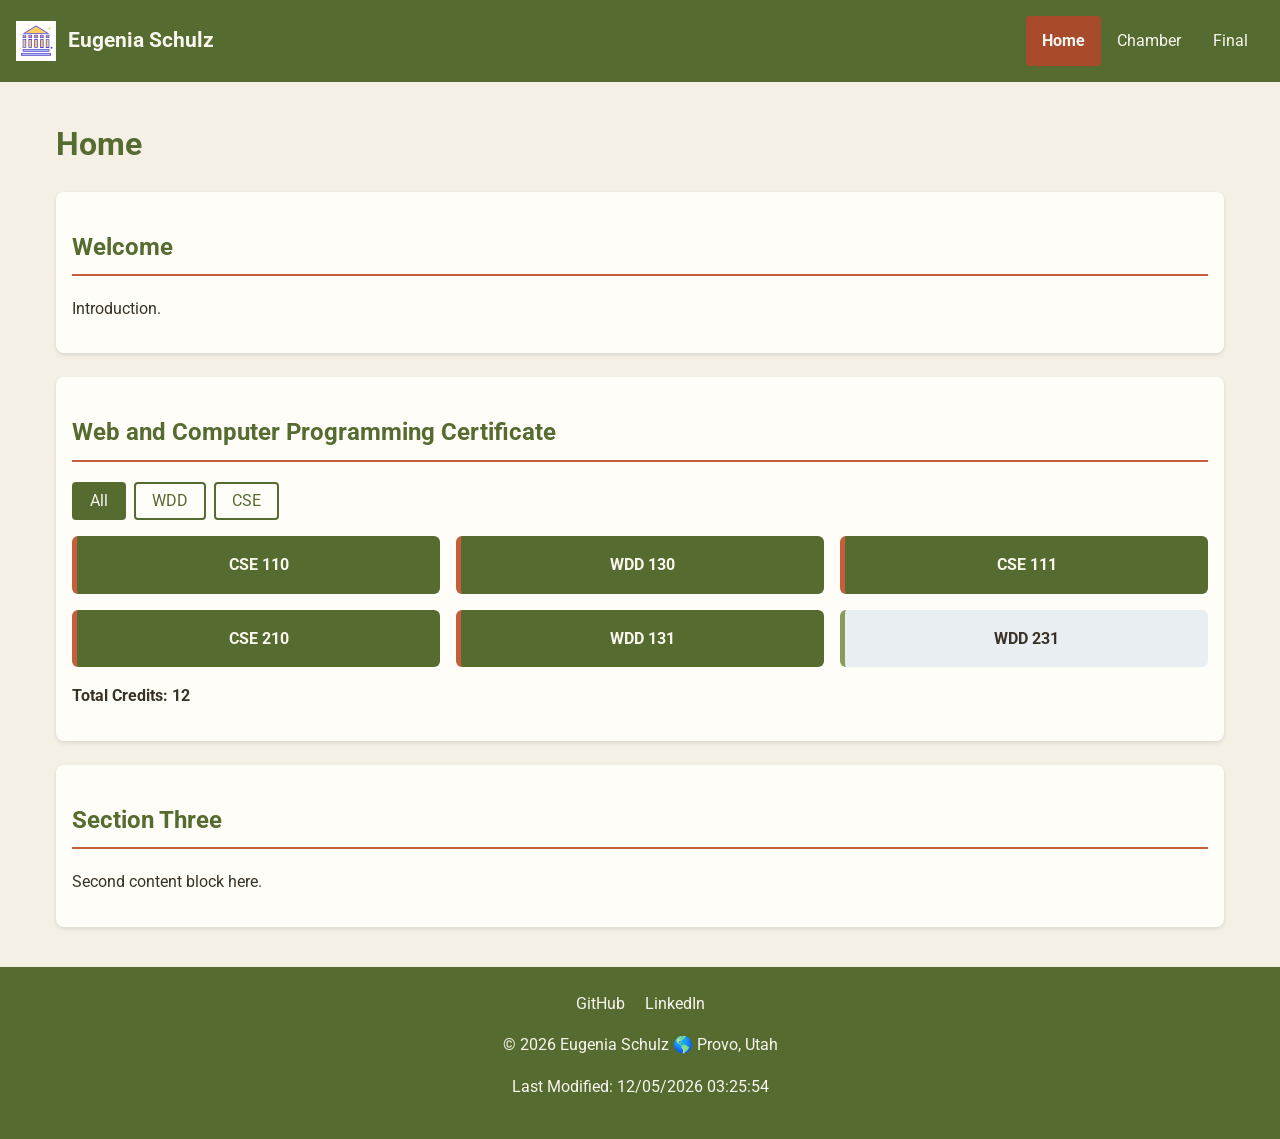
<file: index.html>
<!DOCTYPE html>
<html lang="en">
<head>
    <meta charset="UTF-8">
    <meta name="viewport" content="width=device-width, initial-scale=1.0">
    <title>Home | Eugenia Schulz - WDD 231</title>
    <meta name="description" content="Home Page for The Chamber of Commerce Site Plan, showing my progress through the BYU-Idaho Web and Computer Programming Certificate.">
    <meta name="author" content="Eugenia Schulz">

    <link rel="preconnect" href="https://fonts.googleapis.com">
    <link rel="preconnect" href="https://fonts.gstatic.com" crossorigin>
    <link href="https://fonts.googleapis.com/css2?family=Roboto:wght@400;700&display=swap" rel="stylesheet">

    <link rel="stylesheet" href="styles/normalize.css">
    <link rel="stylesheet" href="styles/small.css">
    <link rel="stylesheet" href="styles/larger.css">

    <script src="scripts/navigation.js" defer></script>
    <script src="scripts/date.js" defer></script>
    <script src="scripts/course.js" defer></script>
</head>
<body>
    <header>
        <img src="images/logo.svg" alt="Site logo" class="logo">
        <span class="site-name">Eugenia Schulz</span>
        <button id="menu-button" aria-label="Open menu">&#9776;</button>
        <nav id="nav-menu">
            <ul>
                <li><a href="index.html" class="active">Home</a></li>
                <li><a href="#">Chamber</a></li>
                <li><a href="#">Final</a></li>
            </ul>
        </nav>
    </header>

    <main>
        <h1>Home</h1>

        <section class="intro">
            <h2>Welcome</h2>
            <p>Introduction.</p>
        </section>

        <section class="certificate">
            <h2>Web and Computer Programming Certificate</h2>
            <div class="filters">
                <button id="all" class="active-filter">All</button>
                <button id="wdd">WDD</button>
                <button id="cse">CSE</button>
            </div>
            <div class="courses"></div>
            <p class="credits-total">Total Credits: <span id="credits"></span></p>
        </section>

        <section class="extra">
            <h2>Section Three</h2>
            <p>Second content block here.</p>
        </section>
    </main>

    <footer>
        <div class="social">
            <a href="https://github.com/eugebyuidaho" target="_blank" rel="noopener">GitHub</a>
            <a href="https://www.linkedin.com/in/yourprofile" target="_blank" rel="noopener">LinkedIn</a>
        </div>
        <p>&copy; <span id="currentyear"></span> Eugenia Schulz 🌎 Provo, Utah</p>
        <p id="lastModified"></p>
    </footer>
</body>
</html>
</file>
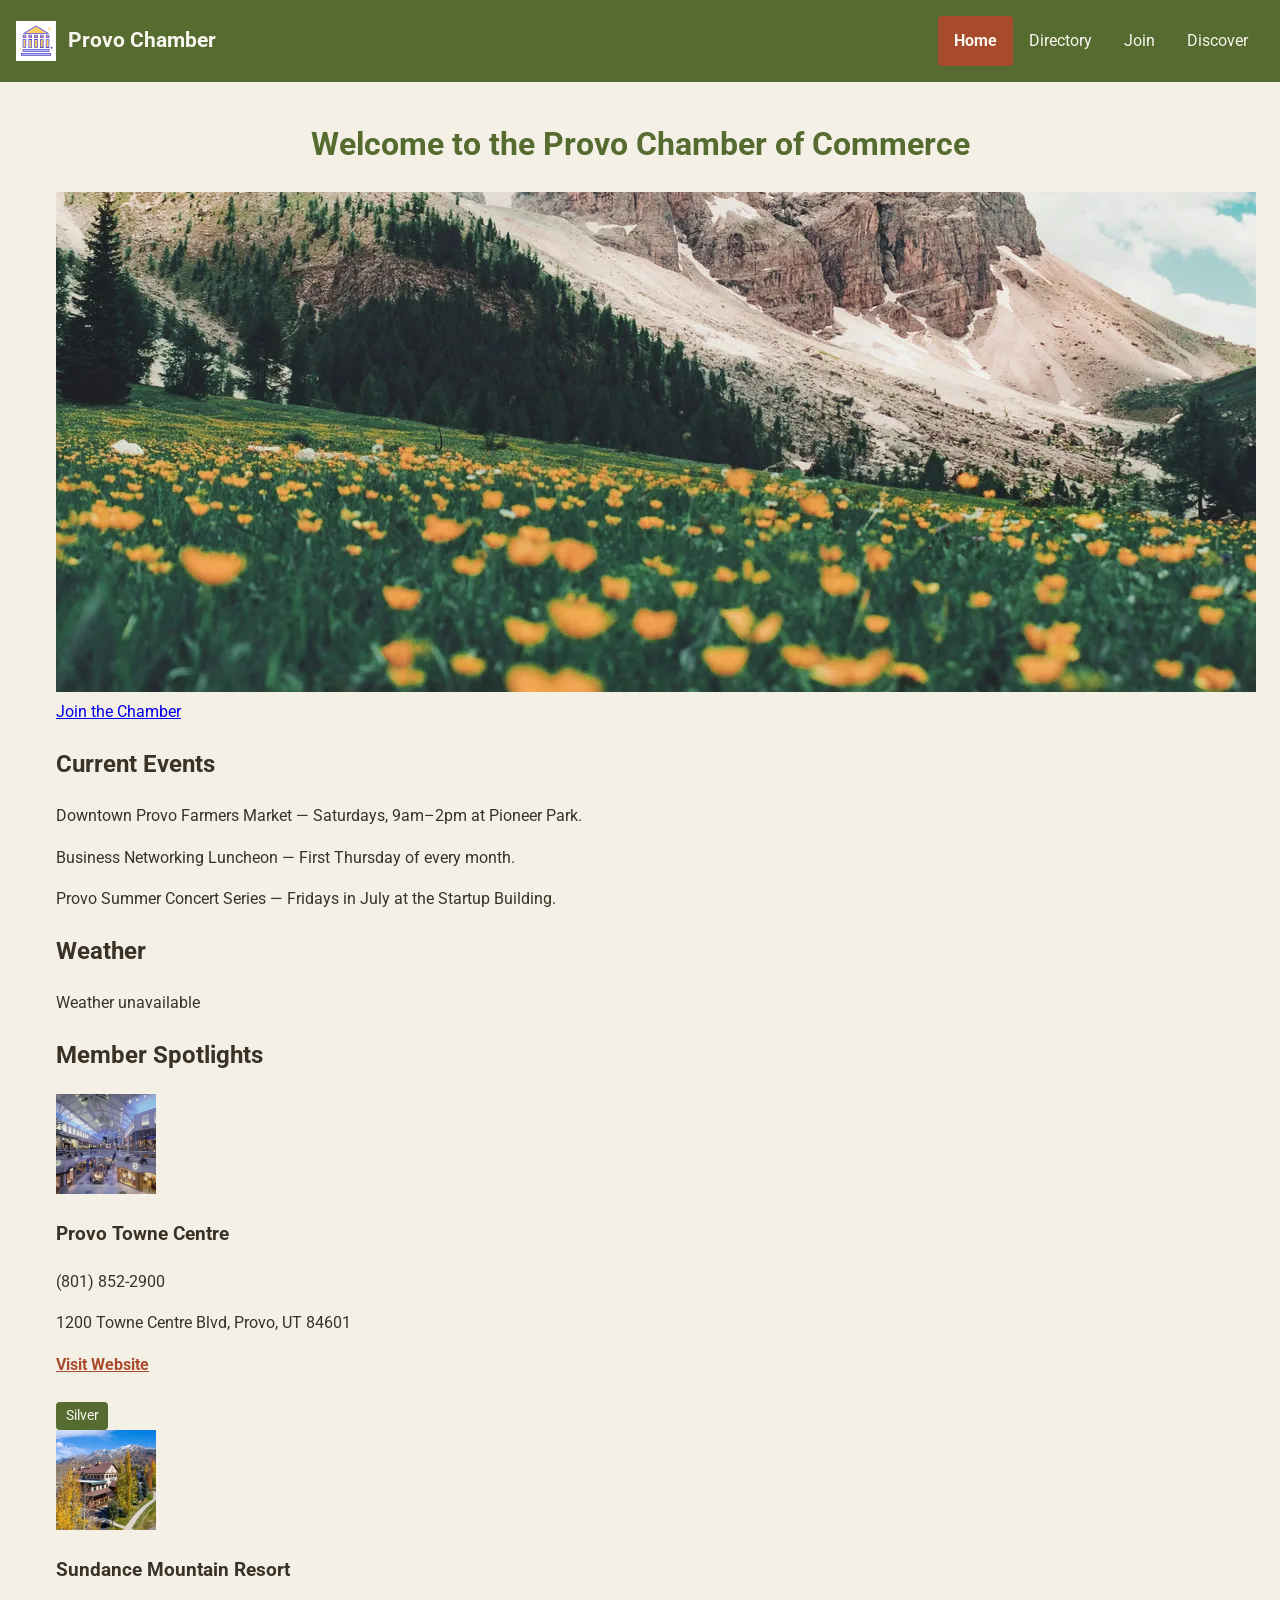
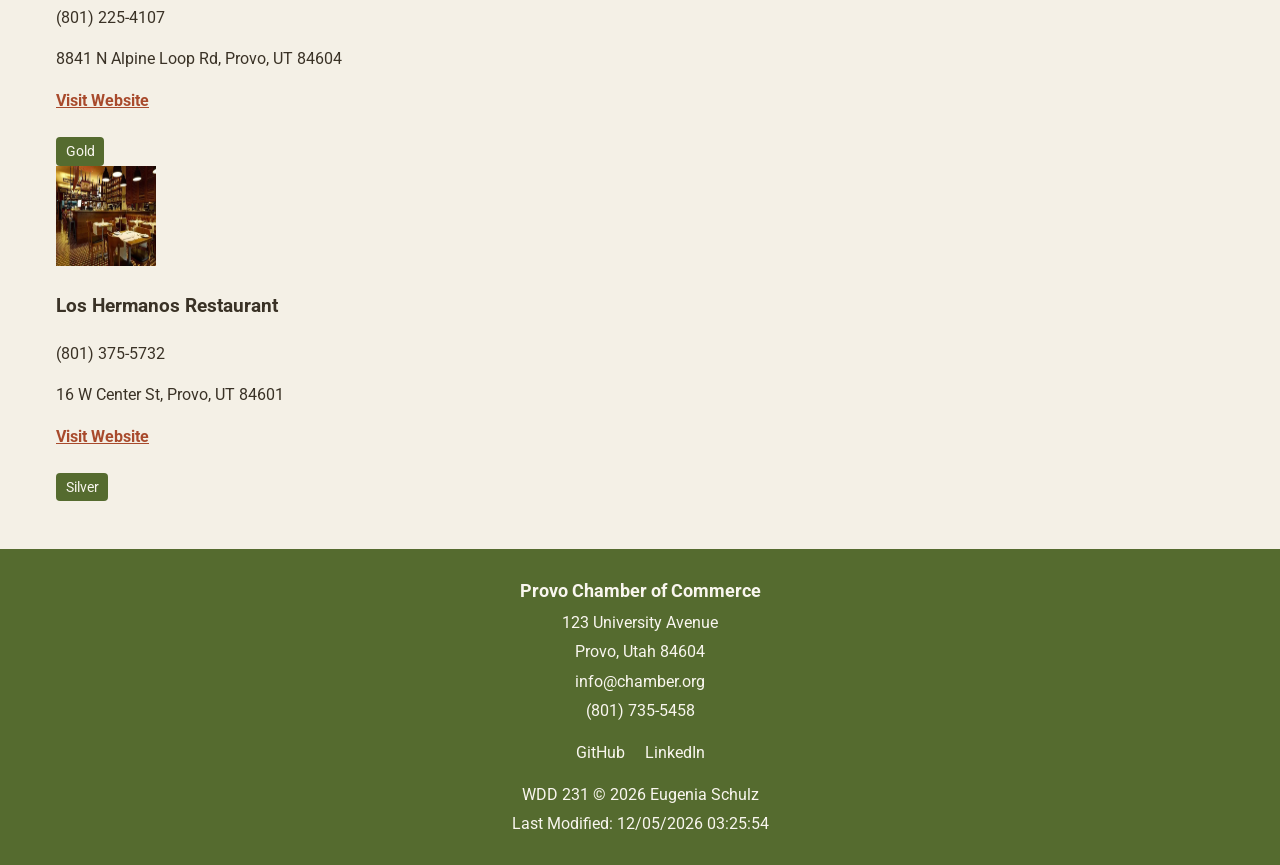
<file: chamber/index.html>
<!DOCTYPE html>
<html lang="en">
<head>
    <meta charset="UTF-8">
    <meta name="viewport" content="width=device-width, initial-scale=1.0">
    <title>Home | Provo Chamber of Commerce</title>
    <meta name="description" content="The Provo Chamber of Commerce home page: local events, weather, and featured member businesses in Provo, Utah.">
    <meta name="author" content="Eugenia Schulz">

    <link rel="icon" href="images/favicon.ico">

    <meta property="og:title" content="Provo Chamber of Commerce">
    <meta property="og:description" content="Local events, weather, and featured businesses in Provo, Utah.">
    <meta property="og:image" content="https://eugebyuidaho.github.io/wdd231/chamber/images/chamber-og.jpg">
    <meta property="og:url" content="https://eugebyuidaho.github.io/wdd231/chamber/index.html">
    <meta property="og:type" content="website">

    <link rel="preconnect" href="https://fonts.googleapis.com">
    <link rel="preconnect" href="https://fonts.gstatic.com" crossorigin>
    <link href="https://fonts.googleapis.com/css2?family=Roboto:wght@400;700&display=swap" rel="stylesheet">

    <link rel="stylesheet" href="styles/normalize.css">
    <link rel="stylesheet" href="styles/small.css">
    <link rel="stylesheet" href="styles/larger.css">

    <script src="scripts/navigation.js" defer></script>
    <script src="scripts/dates.js" defer></script>
    <script src="scripts/weather.js" defer></script>
    <script src="scripts/spotlights.js" defer></script>
</head>
<body>
    <header>
        <img src="images/logo.svg" alt="Chamber logo" class="logo">
        <span class="site-name">Provo Chamber</span>
        <button id="menu-button" aria-label="Open menu">&#9776;</button>
        <nav id="nav-menu">
            <ul>
                <li><a href="index.html" class="active">Home</a></li>
                <li><a href="directory.html">Directory</a></li>
                <li><a href="join.html">Join</a></li>
                <li><a href="#">Discover</a></li>
            </ul>
        </nav>
    </header>
    
    <main class="home">
        <h1>Welcome to the Provo Chamber of Commerce</h1>

        <section class="hero">
            <img src="images/hero.webp" alt="View of Provo, Utah" width="1200" height="500">
            <a href="#" class="cta">Join the Chamber</a>
        </section>

        <section class="events">
            <h2>Current Events</h2>
            <p>Downtown Provo Farmers Market — Saturdays, 9am–2pm at Pioneer Park.</p>
            <p>Business Networking Luncheon — First Thursday of every month.</p>
            <p>Provo Summer Concert Series — Fridays in July at the Startup Building.</p>
        </section>

        <section class="weather">
            <h2>Weather</h2>
            <div class="weather-current">
                <p id="current-temp"></p>
                <p id="weather-desc"></p>
            </div>
            <div id="forecast" class="forecast"></div>
        </section>

        <section class="spotlights">
            <h2>Member Spotlights</h2>
            <div id="spotlight-cards" class="spotlight-grid"></div>
        </section>
    </main>

    <footer>
        <div class="footer-contact">
            <p class="footer-name">Provo Chamber of Commerce</p>
            <p>123 University Avenue</p>
            <p>Provo, Utah 84604</p>
            <p>info@chamber.org</p>
            <p>(801) 735-5458</p>
        </div>

        <div class="footer-social">
            <a href="https://github.com/eugebyuidaho" target="_blank" rel="noopener">GitHub</a>
            <a href="https://www.linkedin.com/in/yourprofile" target="_blank" rel="noopener">LinkedIn</a>
        </div>

        <div class="footer-dev">
            <p>WDD 231 &copy; <span id="currentyear"></span> Eugenia Schulz</p>
            <p id="lastModified"></p>
        </div>
    </footer>
</body>
</html>
</file>
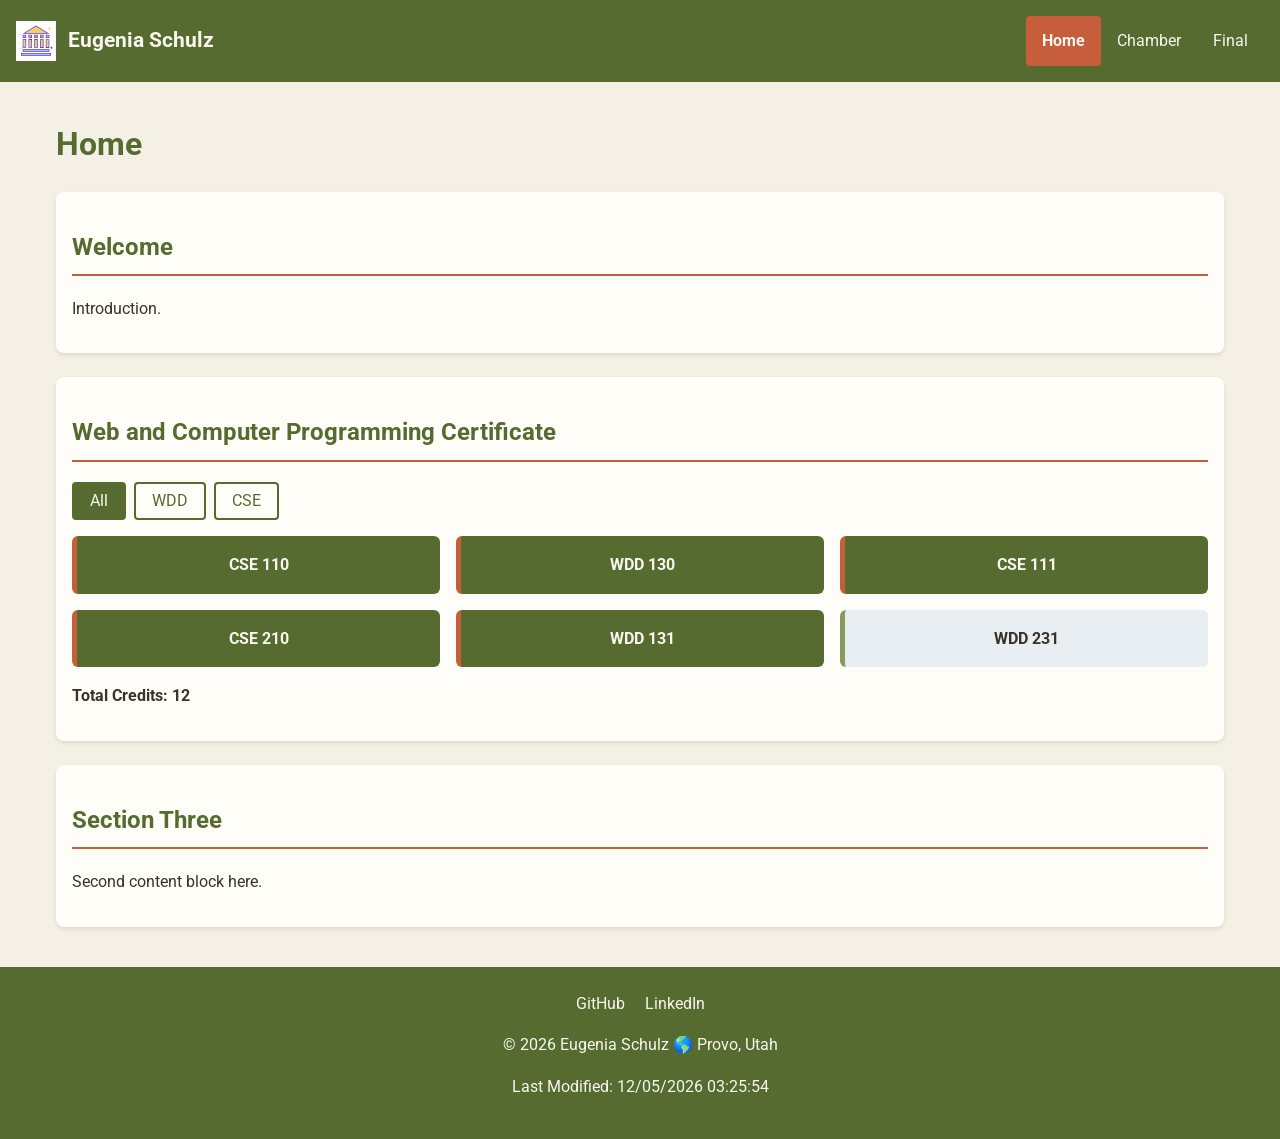
<file: week01/index.html>
<!DOCTYPE html>
<html lang="en">
<head>
    <meta charset="UTF-8">
    <meta name="viewport" content="width=device-width, initial-scale=1.0">
    <title>Home | Eugenia Schulz - WDD 231</title>
    <meta name="description" content="The Chamber of Commerce Site Plan.">
    <meta name="author" content="Eugenia Schulz">

    <link rel="preconnect" href="https://fonts.googleapis.com">
    <link rel="preconnect" href="https://fonts.gstatic.com" crossorigin>
    <link href="https://fonts.googleapis.com/css2?family=Roboto:wght@400;700&display=swap" rel="stylesheet">

    <link rel="stylesheet" href="styles/normalize.css">
    <link rel="stylesheet" href="styles/small.css">
    <link rel="stylesheet" href="styles/larger.css">

    <script src="scripts/navigation.js" defer></script>
    <script src="scripts/date.js" defer></script>
    <script src="scripts/course.js" defer></script>
</head>
<body>
    <header>
        <img src="images/logo.svg" alt="Site logo" class="logo">
        <span class="site-name">Eugenia Schulz</span>
        <button id="menu-button" aria-label="Open menu">&#9776;</button>
        <nav id="nav-menu">
            <ul>
                <li><a href="index.html" class="active">Home</a></li>
                <li><a href="#">Chamber</a></li>
                <li><a href="#">Final</a></li>
            </ul>
        </nav>
    </header>

    <main>
        <h1>Home</h1>

        <section class="intro">
            <h2>Welcome</h2>
            <p>Introduction.</p>
        </section>

        <section class="certificate">
            <h2>Web and Computer Programming Certificate</h2>
            <menu class="filters">
                <button id="all" class="active-filter">All</button>
                <button id="wdd">WDD</button>
                <button id="cse">CSE</button>
            </menu>
            <div class="courses"></div>
            <p class="credits-total">Total Credits: <span id="credits"></span></p>
        </section>

        <section class="extra">
            <h2>Section Three</h2>
            <p>Second content block here.</p>
        </section>
    </main>

    <footer>
        <div class="social">
            <a href="https://github.com/eugebyuidaho" target="_blank" rel="noopener">GitHub</a>
            <a href="https://www.linkedin.com/in/yourprofile" target="_blank" rel="noopener">LinkedIn</a>
        </div>
        <p>&copy; <span id="currentyear"></span> Eugenia Schulz 🌎 Provo, Utah</p>
        <p id="lastModified"></p>
    </footer>
</body>
</html>
</file>
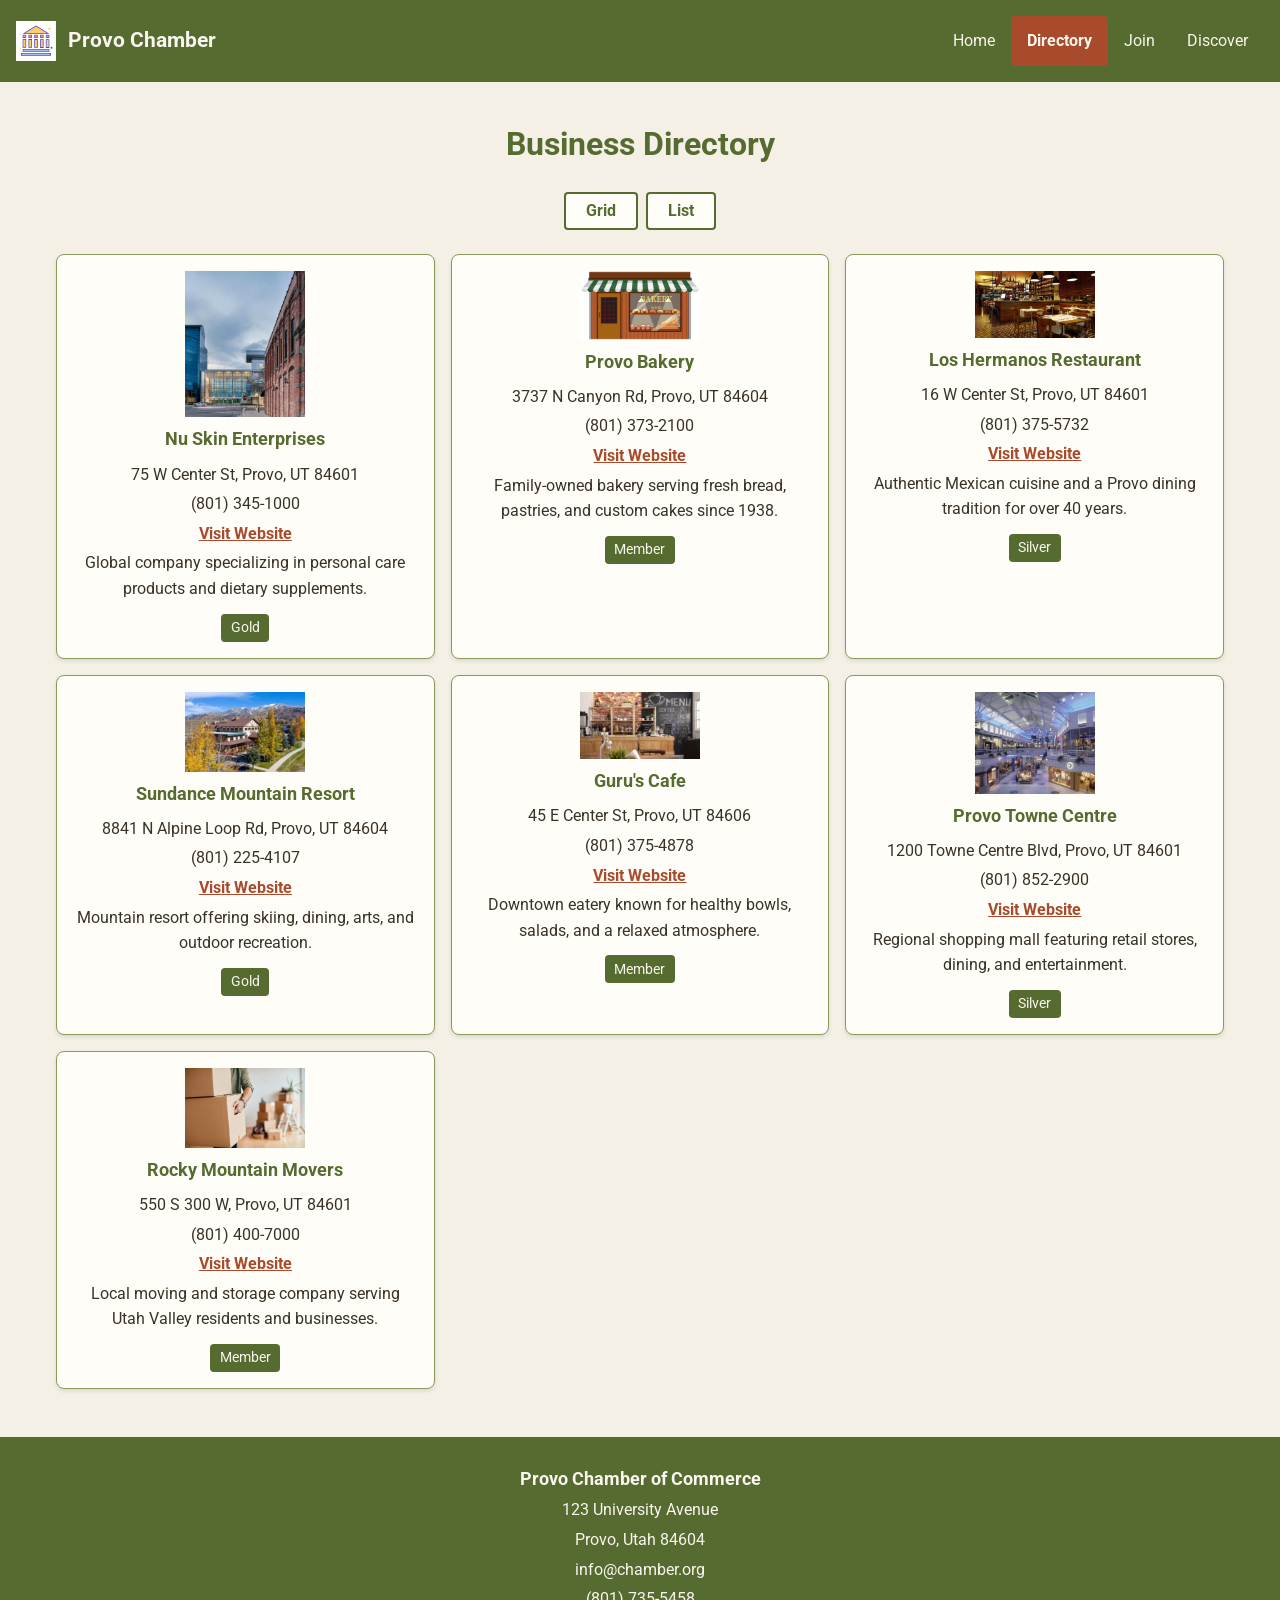
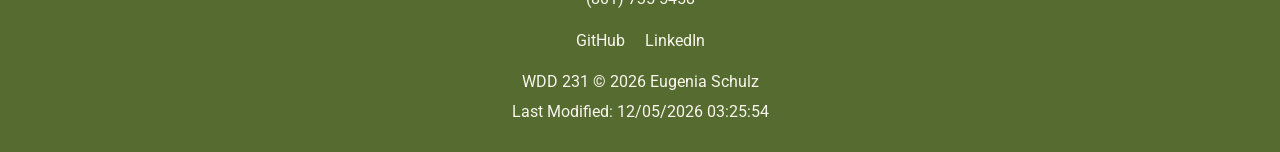
<file: chamber/directory.html>
<!DOCTYPE html>
<html lang="en">
<head>
    <meta charset="UTF-8">
    <meta name="viewport" content="width=device-width, initial-scale=1.0">
    <title>Directory | Provo Chamber of Commerce</title>
    <meta name="description" content="Business directory for the Provo Chamber of Commerce, listing local member businesses and their contact information.">
    <meta name="author" content="Eugenia Schulz">

    <link rel="icon" href="images/favicon.ico">

    <meta property="og:title" content="Provo Chamber of Commerce Directory">
    <meta property="og:description" content="Discover local member businesses in the Provo Chamber of Commerce.">
    <meta property="og:image" content="https://eugebyuidaho.github.io/wdd231/chamber/images/chamber-og.jpg">
    <meta property="og:url" content="https://eugebyuidaho.github.io/wdd231/chamber/directory.html">
    <meta property="og:type" content="website">
 
    <link rel="preconnect" href="https://fonts.googleapis.com">
    <link rel="preconnect" href="https://fonts.gstatic.com" crossorigin>
    <link href="https://fonts.googleapis.com/css2?family=Roboto:wght@400;700&display=swap" rel="stylesheet">

    <link rel="stylesheet" href="styles/normalize.css">
    <link rel="stylesheet" href="styles/small.css">
    <link rel="stylesheet" href="styles/larger.css">

    <script src="scripts/navigation.js" defer></script>
    <script src="scripts/dates.js" defer></script>
    <script src="scripts/directory.js" defer></script>
</head>
<body>
    <header>
        <img src="images/logo.svg" alt="Chamber logo" class="logo">
        <span class="site-name">Provo Chamber</span>
        <button id="menu-button" aria-label="Open menu">&#9776;</button>
        <nav id="nav-menu">
            <ul>
                <li><a href="#">Home</a></li>
                <li><a href="directory.html" class="active">Directory</a></li>
                <li><a href="#">Join</a></li>
                <li><a href="#">Discover</a></li>
            </ul>
        </nav>
    </header>

    <main>
        <h1>Business Directory</h1>

        <div class="view-toggle">
            <button id="grid-view" aria-label="Grid view">Grid</button>
            <button id="list-view" aria-label="List view">List</button>
        </div>

        <div id="members" class="grid">

        </div>
    </main>

    <footer>
        <div class="footer-contact">
            <p class="footer-name">Provo Chamber of Commerce</p>
            <p>123 University Avenue</p>
            <p>Provo, Utah 84604</p>
            <p>info@chamber.org</p>
            <p>(801) 735-5458</p>
        </div>

        <div class="footer-social">
            <a href="https://github.com/eugebyuidaho" target="_blank" rel="noopener">GitHub</a>
            <a href="https://www.linkedin.com/in/yourprofile" target="_blank" rel="noopener">LinkedIn</a>
        </div>

        <div class="footer-dev">
            <p>WDD 231 &copy; <span id="currentyear"></span> Eugenia Schulz</p>
            <p id="lastModified"></p>
        </div>
    </footer>
</body>
</html>
</file>
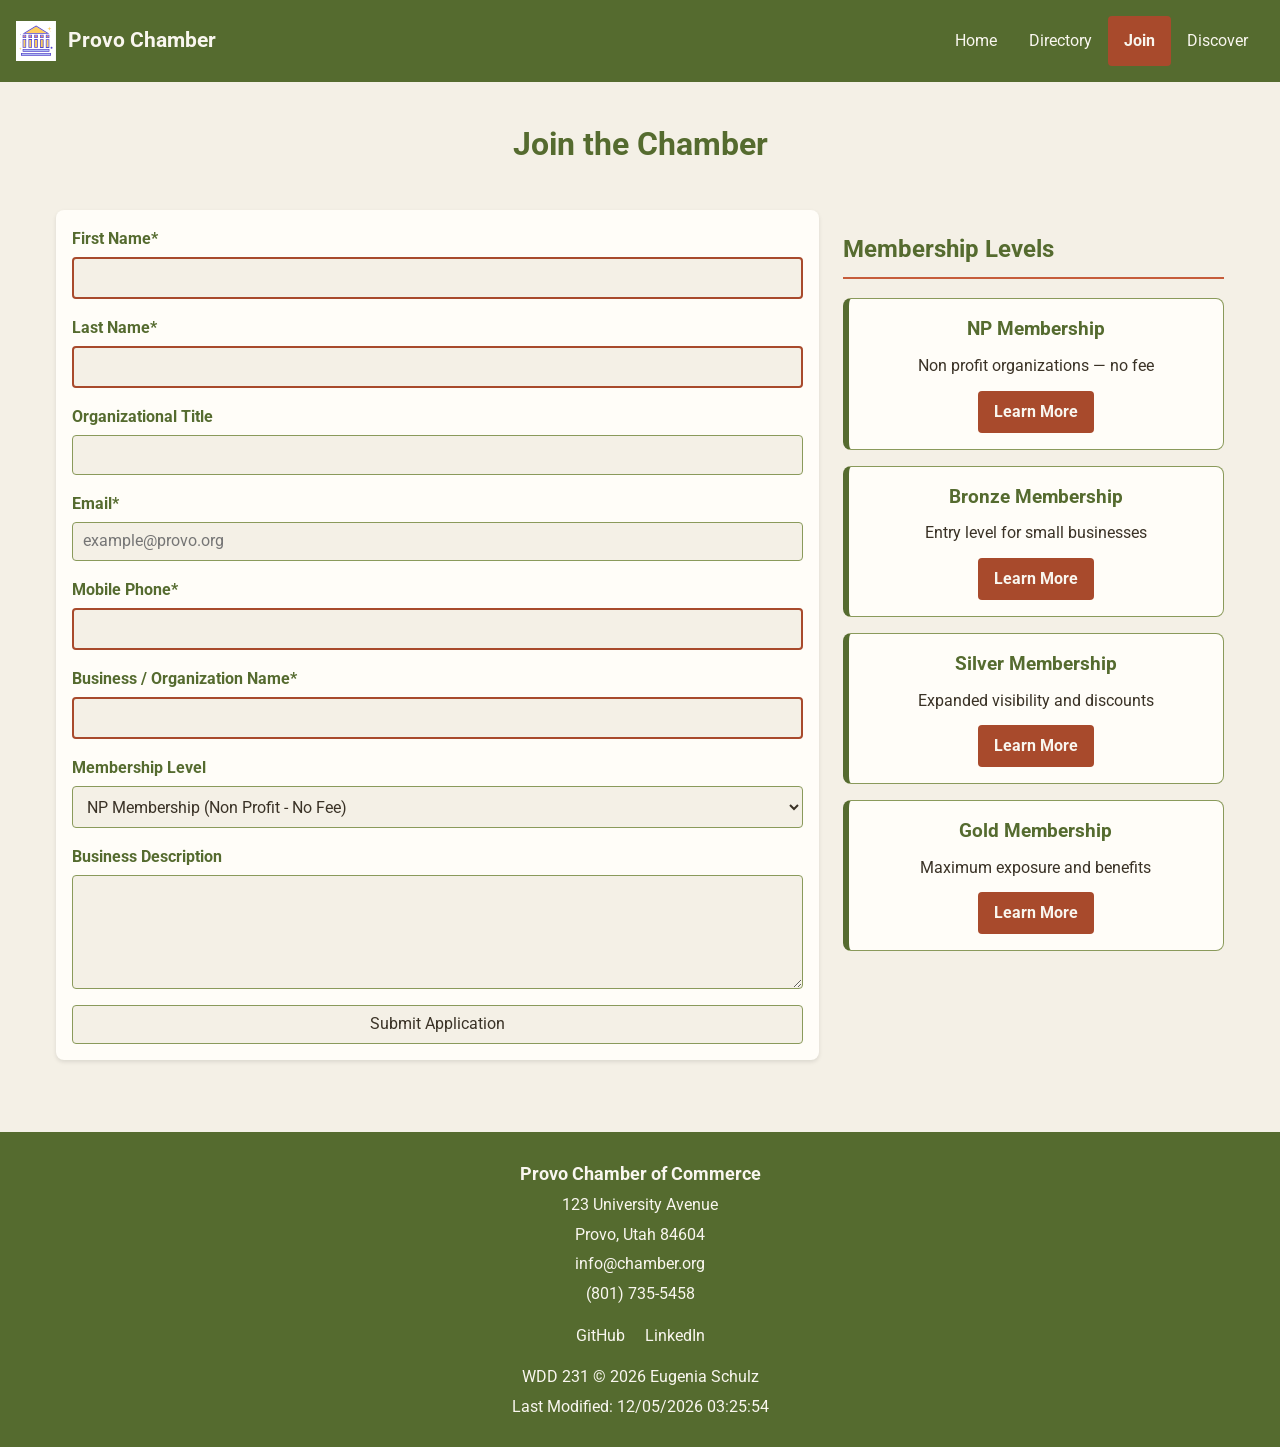
<file: chamber/join.html>
<!DOCTYPE html>
<html lang="en">
<head>
    <meta charset="UTF-8">
    <meta name="viewport" content="width=device-width, initial-scale=1.0">
    <title>Join | Provo Chamber of Commerce</title>
    <meta name="description" content="Apply for membership in the Provo Chamber of Commerce and explore the benefits of each membership level.">
    <meta name="author" content="Eugenia Schulz">

    <link rel="icon" href="images/favicon.ico">

    <meta property="og:title" content="Join the Provo Chamber of Commerce!">
    <meta property="og:description" content="Become a member of the Provo Chamber of Commerce, and start enjoying the benefits of networking, advertising, and community engagement in Provo, Utah.">
    <meta property="og:image" content="https://eugebyuidaho.github.io/wdd231/chamber/images/chamber-og.jpg">
    <meta property="og:url" content="https://eugebyuidaho.github.io/wdd231/chamber/join.html">
    <meta property="og:type" content="website">

    <link rel="preconnect" href="https://fonts.googleapis.com">
    <link rel="preconnect" href="https://fonts.gstatic.com" crossorigin>
    <link href="https://fonts.googleapis.com/css2?family=Roboto:wght@400;700&display=swap" rel="stylesheet">

    <link rel="stylesheet" href="styles/normalize.css">
    <link rel="stylesheet" href="styles/small.css">
    <link rel="stylesheet" href="styles/larger.css">

    <script src="scripts/navigation.js" defer></script>
    <script src="scripts/dates.js" defer></script>
    <script src="scripts/join.js" defer></script>

</head>
<body>
    <header>
        <img src="images/logo.svg" alt="Chamber logo" class="logo">
        <span class="site-name">Provo Chamber</span>
        <button id="menu-button" aria-label="Open menu">&#9776;</button>
        <nav id="nav-menu">
            <ul>
                <li><a href="index.html">Home</a></li>
                <li><a href="directory.html">Directory</a></li>
                <li><a href="join.html" class="active">Join</a></li>
                <li><a href="#">Discover</a></li>
            </ul>
        </nav>
    </header>

    <main class="join">
        <h1>Join the Chamber</h1>

        <section class="form-section">
            <form method="get" action="thankyou.html">
                <label>First Name*
                    <input type="text" name="first_name" title="Enter your first name"
                           autocomplete="given-name" required>
                </label>

                <label>Last Name*
                    <input type="text" name="last_name" title="Enter your last name"
                           autocomplete="family-name" required>
                </label>

                <label>Organizational Title
                    <input type="text" name="org_title" title="Enter your title within your organization"
                           autocomplete="organization-title"
                           pattern="[A-Za-z\- ]{7,}">
                </label>

                <label>Email*
                    <input type="email" name="email" title="Enter your email address"
                           autocomplete="email" placeholder="example@provo.org" required>
                </label>

                <label>Mobile Phone*
                    <input type="tel" name="phone" title="Enter your mobile phone number"
                           autocomplete="tel" required>
                </label>

                <label>Business / Organization Name*
                    <input type="text" name="org_name" title="Enter your business or organization name"
                           autocomplete="organization" required>
                </label>

                <label>Membership Level
                    <select name="membership_level" title="Select a membership level">
                        <option value="np">NP Membership (Non Profit - No Fee)</option>
                        <option value="bronze">Bronze Membership</option>
                        <option value="silver">Silver Membership</option>
                        <option value="gold">Gold Membership</option>
                    </select>
                </label>

                <label>Business Description
                    <textarea name="description" title="Describe your business or organization" rows="5"></textarea>
                </label>

                <input type="hidden" name="timestamp" id="timestamp">

                <input type="submit" value="Submit Application" class="submit-btn">
            </form>
        </section>

        <section class="levels">
            <h2>Membership Levels</h2>

            <div class="level-card card1">
                <h3>NP Membership</h3>
                <p>Non profit organizations &mdash; no fee</p>
                <a href="#" class="level-link" data-modal="np-modal">Learn More</a>
            </div>

            <div class="level-card card2">
                <h3>Bronze Membership</h3>
                <p>Entry level for small businesses</p>
                <a href="#" class="level-link" data-modal="bronze-modal">Learn More</a>
            </div>

            <div class="level-card card3">
                <h3>Silver Membership</h3>
                <p>Expanded visibility and discounts</p>
                <a href="#" class="level-link" data-modal="silver-modal">Learn More</a>
            </div>

            <div class="level-card card4">
                <h3>Gold Membership</h3>
                <p>Maximum exposure and benefits</p>
                <a href="#" class="level-link" data-modal="gold-modal">Learn More</a>
            </div>
        </section>

        <dialog id="np-modal">
            <h3>NP Membership Benefits</h3>
            <ul>
                <li>No membership fee for qualified non profits</li>
                <li>Listing in the online business directory</li>
                <li>Access to monthly networking luncheons</li>
                <li>Chamber newsletter subscription</li>
            </ul>
            <button class="close-modal">Close</button>
        </dialog>

        <dialog id="bronze-modal">
            <h3>Bronze Membership Benefits</h3>
            <ul>
                <li>All NP membership benefits</li>
                <li>10% discount on chamber events</li>
                <li>Access to quarterly training workshops</li>
                <li>Business referral program</li>
            </ul>
            <button class="close-modal">Close</button>
        </dialog>

        <dialog id="silver-modal">
            <h3>Silver Membership Benefits</h3>
            <ul>
                <li>All Bronze membership benefits</li>
                <li>Eligible for home page spotlight advertising</li>
                <li>25% discount on chamber events</li>
                <li>Free booth at the annual business expo</li>
                <li>Featured placement in the newsletter</li>
            </ul>
            <button class="close-modal">Close</button>
        </dialog>

        <dialog id="gold-modal">
            <h3>Gold Membership Benefits</h3>
            <ul>
                <li>All Silver membership benefits</li>
                <li>Priority home page spotlight advertising</li>
                <li>Free admission to all chamber events</li>
                <li>Dedicated social media promotion</li>
                <li>Invitation to executive leadership events</li>
                <li>Annual business consultation session</li>
            </ul>
            <button class="close-modal">Close</button>
        </dialog>
    </main>

    <footer>
        <div class="footer-contact">
            <p class="footer-name">Provo Chamber of Commerce</p>
            <p>123 University Avenue</p>
            <p>Provo, Utah 84604</p>
            <p>info@chamber.org</p>
            <p>(801) 735-5458</p>
        </div>

        <div class="footer-social">
            <a href="https://github.com/eugebyuidaho" target="_blank" rel="noopener">GitHub</a>
            <a href="https://www.linkedin.com/in/yourprofile" target="_blank" rel="noopener">LinkedIn</a>
        </div>

        <div class="footer-dev">
            <p>WDD 231 &copy; <span id="currentyear"></span> Eugenia Schulz</p>
            <p id="lastModified"></p>
        </div>
    </footer>
</body>
</html>
</file>
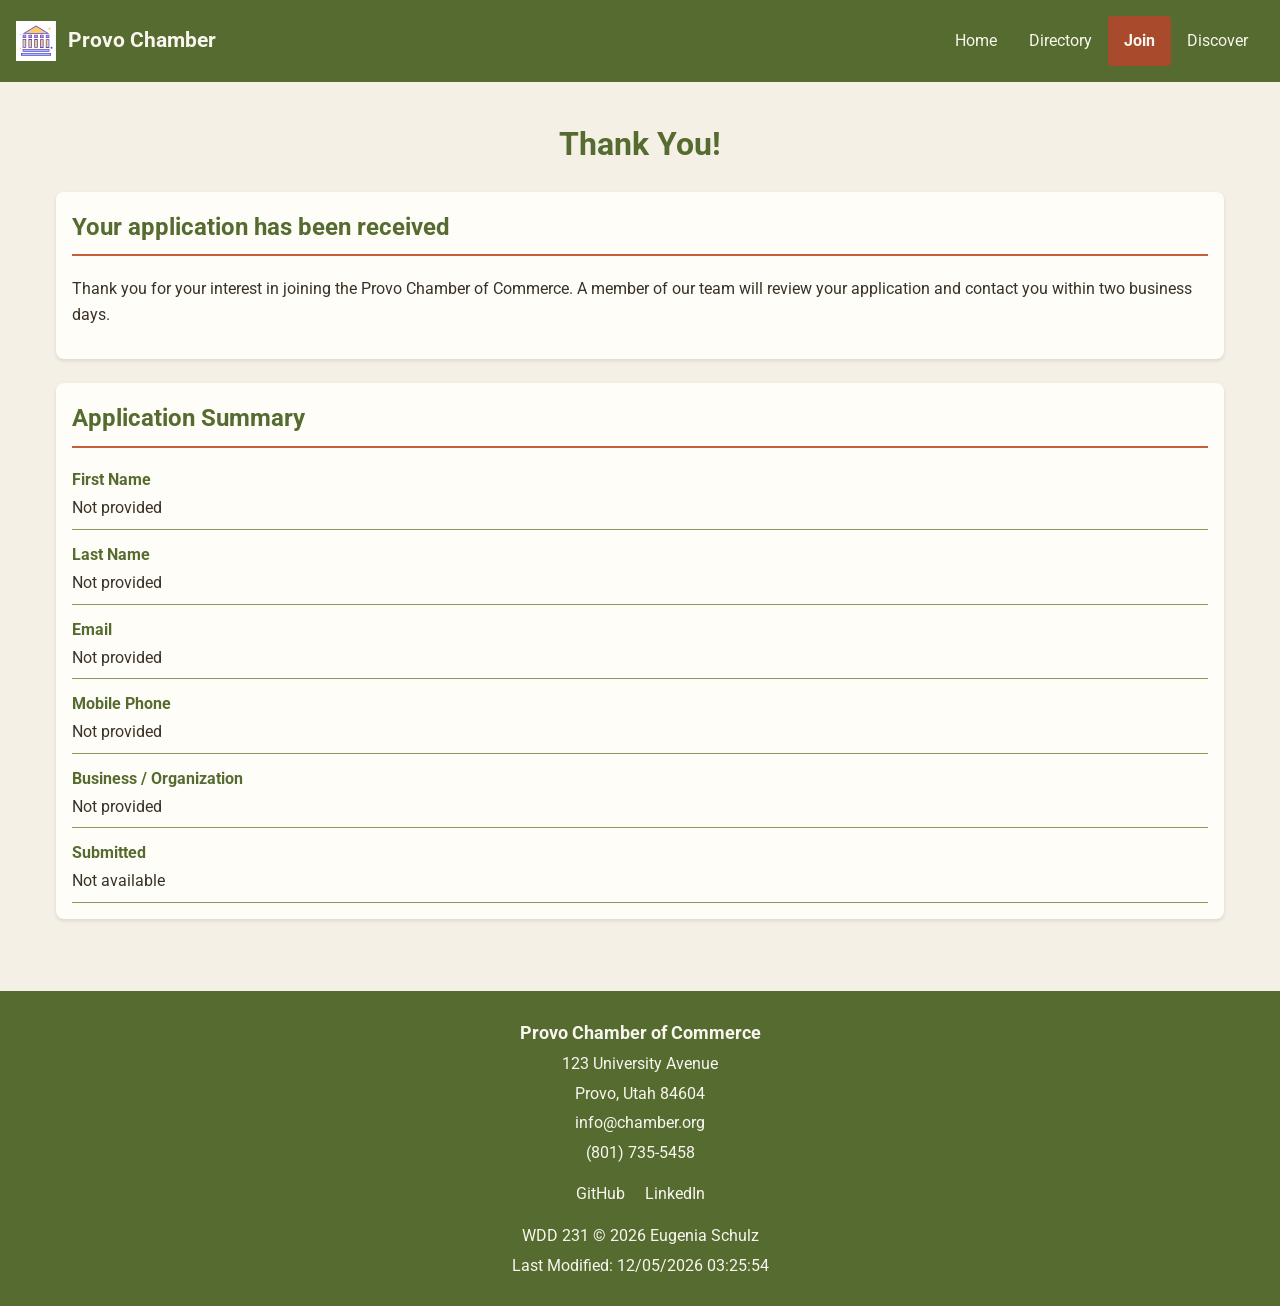
<file: chamber/thankyou.html>
<!DOCTYPE html>
<html lang="en">
<head>
    <meta charset="UTF-8">
    <meta name="viewport" content="width=device-width, initial-scale=1.0">
    <title>Thank You | Provo Chamber of Commerce</title>
    <meta name="description" content="Thank you for applying for membership in the Provo Chamber of Commerce. We have received your application.">
    <meta name="author" content="Eugenia Schulz">

    <link rel="icon" href="images/favicon.ico">

    <meta property="og:title" content="Thank You | Provo Chamber of Commerce">
    <meta property="og:description" content="Your membership application has been received.">
    <meta property="og:image" content="https://eugebyuidaho.github.io/wdd231/chamber/images/chamber-og.jpg">
    <meta property="og:url" content="https://eugebyuidaho.github.io/wdd231/chamber/thankyou.html">
    <meta property="og:type" content="website">

    <link rel="preconnect" href="https://fonts.googleapis.com">
    <link rel="preconnect" href="https://fonts.gstatic.com" crossorigin>
    <link href="https://fonts.googleapis.com/css2?family=Roboto:wght@400;700&display=swap" rel="stylesheet">

    <link rel="stylesheet" href="styles/normalize.css">
    <link rel="stylesheet" href="styles/small.css">
    <link rel="stylesheet" href="styles/larger.css">

    <script src="scripts/navigation.js" defer></script>
    <script src="scripts/dates.js" defer></script>
    <script src="scripts/thankyou.js" defer></script>
</head>
<body>
    <header>
        <img src="images/logo.svg" alt="Chamber logo" class="logo">
        <span class="site-name">Provo Chamber</span>
        <button id="menu-button" aria-label="Open menu">&#9776;</button>
        <nav id="nav-menu">
            <ul>
                <li><a href="index.html">Home</a></li>
                <li><a href="directory.html">Directory</a></li>
                <li><a href="join.html" class="active">Join</a></li>
                <li><a href="#">Discover</a></li>
            </ul>
        </nav>
    </header>

    <main class="thankyou">
        <h1>Thank You!</h1>

        <section class="thankyou-message">
            <h2>Your application has been received</h2>
            <p>Thank you for your interest in joining the Provo Chamber of Commerce. A member of our team will review your application and contact you within two business days.</p>
        </section>

        <section class="submission">
            <h2>Application Summary</h2>
            <dl class="submission-list">
                <dt>First Name</dt>
                <dd id="firstName"></dd>

                <dt>Last Name</dt>
                <dd id="lastName"></dd>

                <dt>Email</dt>
                <dd id="email"></dd>

                <dt>Mobile Phone</dt>
                <dd id="phone"></dd>

                <dt>Business / Organization</dt>
                <dd id="orgName"></dd>

                <dt>Submitted</dt>
                <dd id="submitted"></dd>
            </dl>
        </section>
    </main>

    <footer>
        <div class="footer-contact">
            <p class="footer-name">Provo Chamber of Commerce</p>
            <p>123 University Avenue</p>
            <p>Provo, Utah 84604</p>
            <p>info@chamber.org</p>
            <p>(801) 735-5458</p>
        </div>

        <div class="footer-social">
            <a href="https://github.com/eugebyuidaho" target="_blank" rel="noopener">GitHub</a>
            <a href="https://www.linkedin.com/in/yourprofile" target="_blank" rel="noopener">LinkedIn</a>
        </div>

        <div class="footer-dev">
            <p>WDD 231 &copy; <span id="currentyear"></span> Eugenia Schulz</p>
            <p id="lastModified"></p>
        </div>
    </footer>
</body>
</html>
</file>
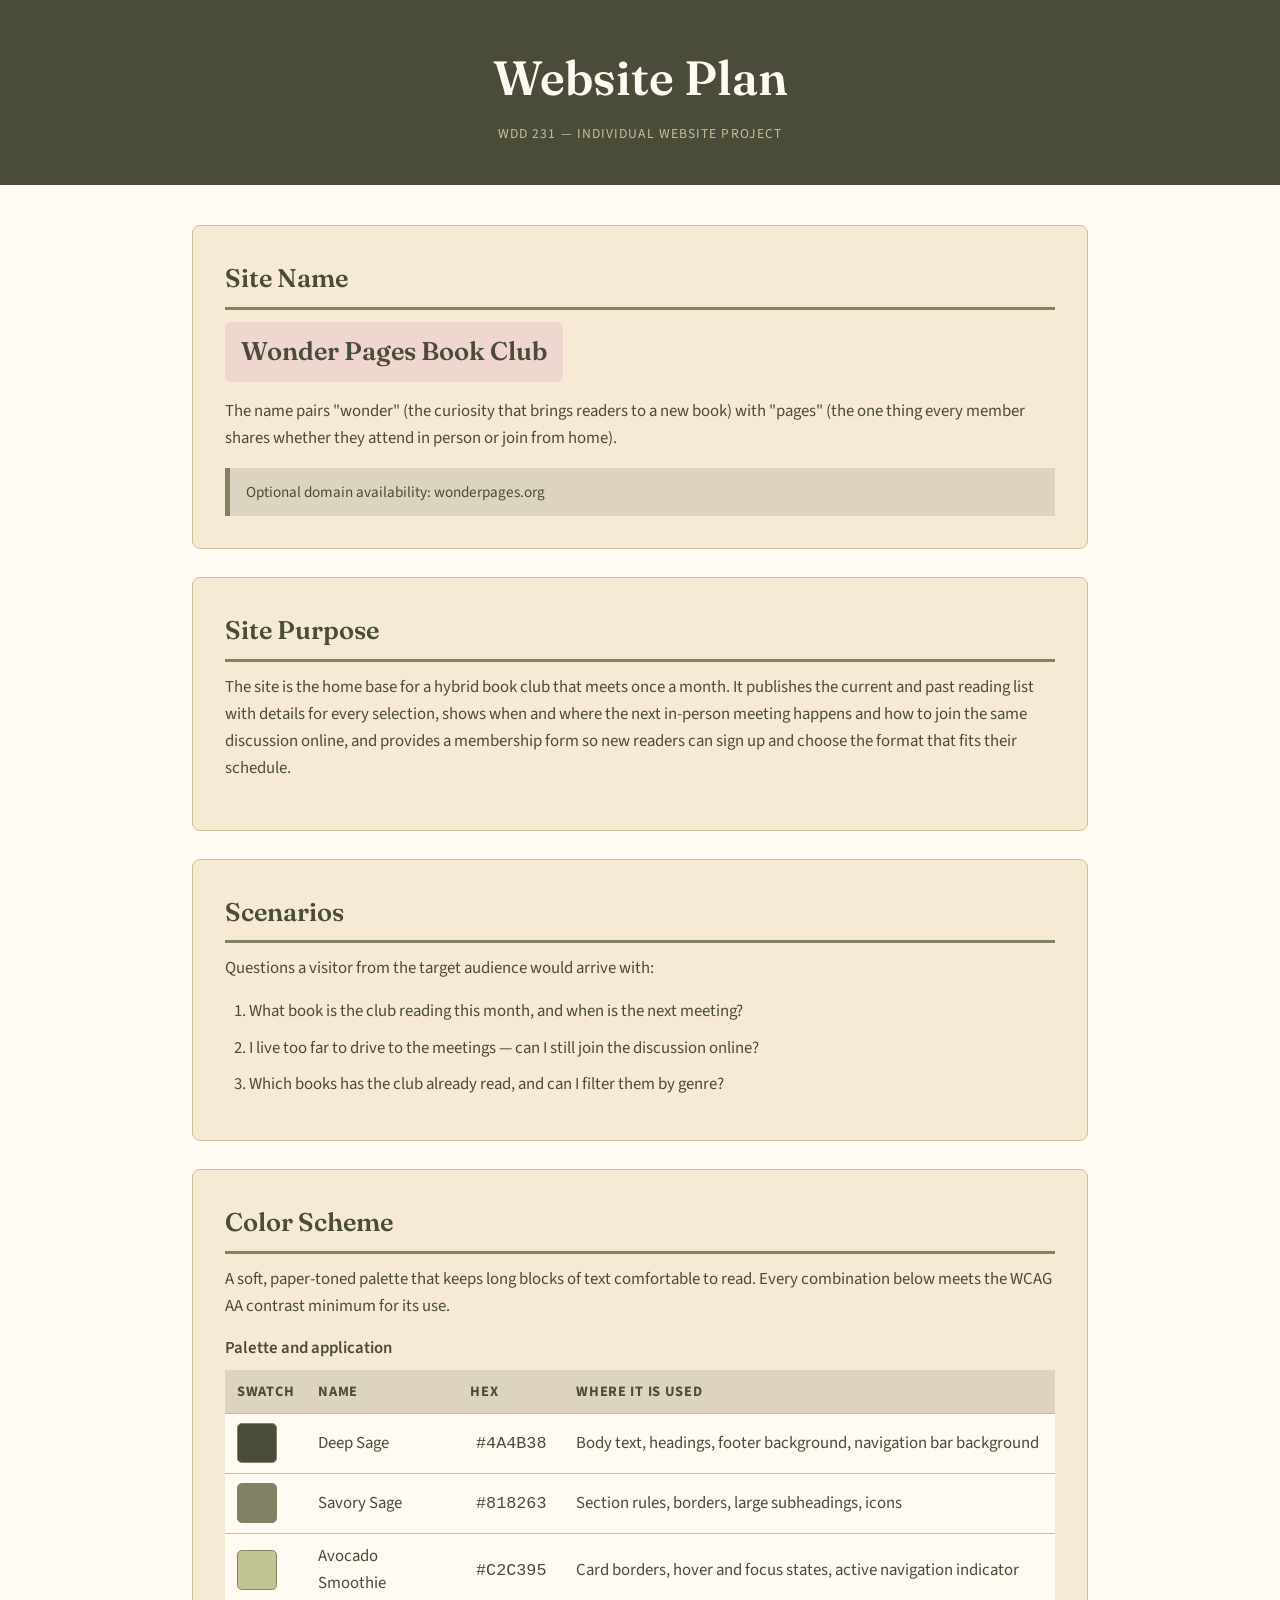
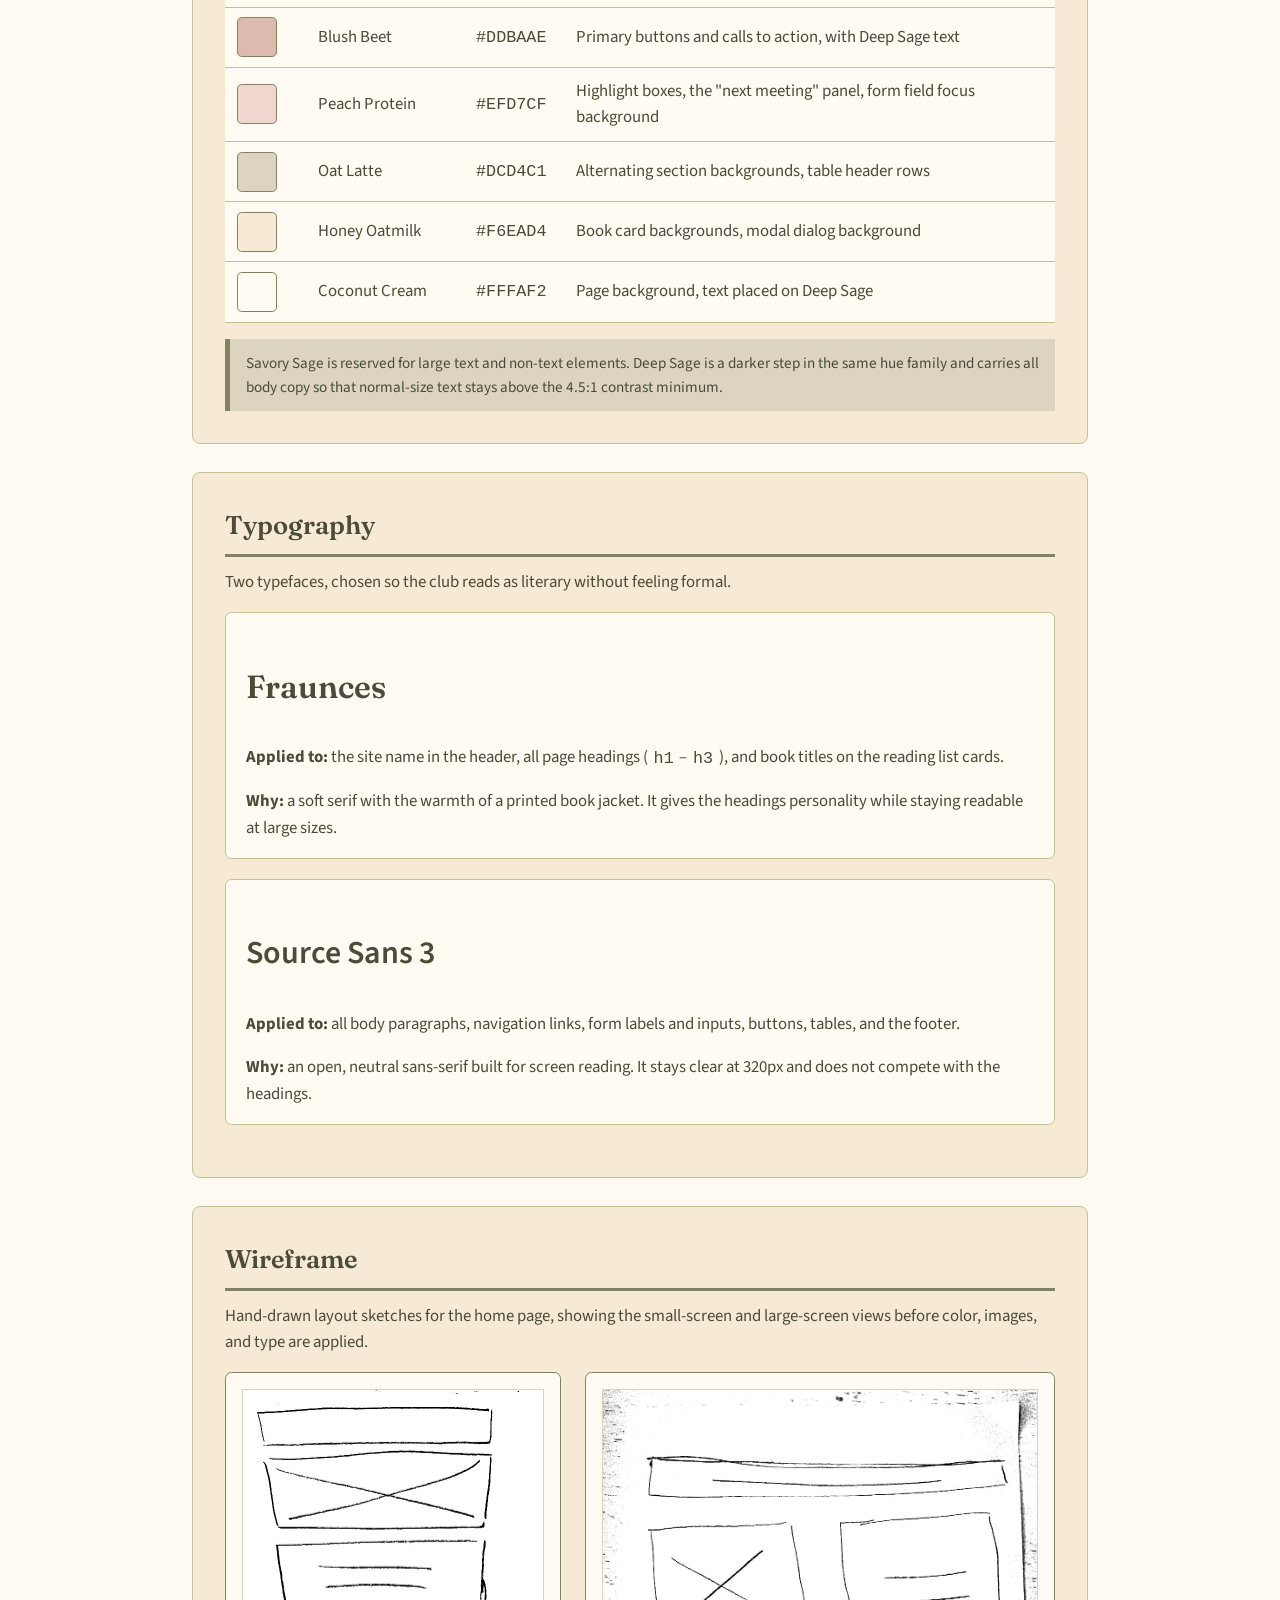
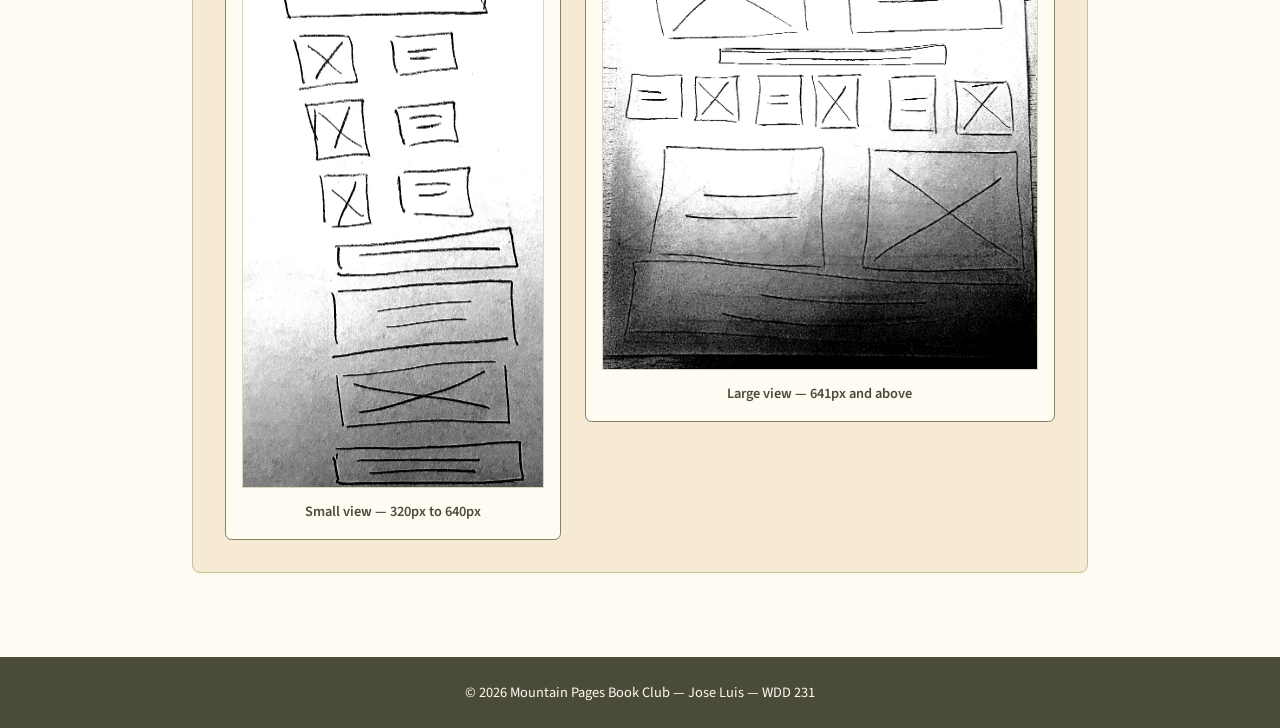
<file: finalproject/siteplan.html>
<!DOCTYPE html>
<html lang="en">

<head>
  <meta charset="utf-8">
  <meta name="viewport" content="width=device-width, initial-scale=1">
  <title>Site Plan | Wonder Pages Book Club</title>
  <meta name="description"
    content="Website plan for Wonder Pages Book Club, a hybrid book club with monthly in-person and online meetings.">
  <meta name="author" content="Jose Luis">
  <link rel="stylesheet" href="styles/siteplan.css">
  <link rel="preconnect" href="https://fonts.googleapis.com">
  <link rel="preconnect" href="https://fonts.gstatic.com" crossorigin>
  <link
    href="https://fonts.googleapis.com/css2?family=Fraunces:opsz,wght@9..144,400;9..144,600&family=Source+Sans+3:wght@400;600&display=swap"
    rel="stylesheet">
</head>

<body>
  <header>
    <h1>Website Plan</h1>
    <p class="subtitle">WDD 231 &mdash; Individual Website Project</p>
  </header>

  <main>

    <section id="site-name">
      <h2>Site Name</h2>
      <h3 class="highlight">Wonder Pages Book Club</h3>
      <p>
        The name pairs "wonder" (the curiosity that brings readers to a new book) with "pages" (the one thing every member shares whether they attend in person or join from home). 
      </p>
      <p class="note">Optional domain availability: wonderpages.org</p>
    </section>

    <section id="site-purpose">
      <h2>Site Purpose</h2>
      <p>
        The site is the home base for a hybrid book club that meets once a month. It publishes the
        current and past reading list with details for every selection, shows when and where the
        next in-person meeting happens and how to join the same discussion online, and provides a
        membership form so new readers can sign up and choose the format that fits their schedule.
      </p>
    </section>

    <section id="scenarios">
      <h2>Scenarios</h2>
      <p>Questions a visitor from the target audience would arrive with:</p>
      <ol>
        <li>What book is the club reading this month, and when is the next meeting?</li>
        <li>I live too far to drive to the meetings &mdash; can I still join the discussion online?</li>
        <li>Which books has the club already read, and can I filter them by genre?</li>
      </ol>
    </section>

    <section id="color-scheme">
      <h2>Color Scheme</h2>
      <p>
        A soft, paper-toned palette that keeps long blocks of text comfortable to read. Every
        combination below meets the WCAG AA contrast minimum for its use.
      </p>

      <table>
        <caption>Palette and application</caption>
        <thead>
          <tr>
            <th scope="col">Swatch</th>
            <th scope="col">Name</th>
            <th scope="col">Hex</th>
            <th scope="col">Where it is used</th>
          </tr>
        </thead>
        <tbody>
          <tr>
            <td><span class="swatch swatch-deep-sage"></span></td>
            <td>Deep Sage</td>
            <td><code>#4A4B38</code></td>
            <td>Body text, headings, footer background, navigation bar background</td>
          </tr>
          <tr>
            <td><span class="swatch swatch-savory-sage"></span></td>
            <td>Savory Sage</td>
            <td><code>#818263</code></td>
            <td>Section rules, borders, large subheadings, icons</td>
          </tr>
          <tr>
            <td><span class="swatch swatch-avocado"></span></td>
            <td>Avocado Smoothie</td>
            <td><code>#C2C395</code></td>
            <td>Card borders, hover and focus states, active navigation indicator</td>
          </tr>
          <tr>
            <td><span class="swatch swatch-blush"></span></td>
            <td>Blush Beet</td>
            <td><code>#DDBAAE</code></td>
            <td>Primary buttons and calls to action, with Deep Sage text</td>
          </tr>
          <tr>
            <td><span class="swatch swatch-peach"></span></td>
            <td>Peach Protein</td>
            <td><code>#EFD7CF</code></td>
            <td>Highlight boxes, the "next meeting" panel, form field focus background</td>
          </tr>
          <tr>
            <td><span class="swatch swatch-oat"></span></td>
            <td>Oat Latte</td>
            <td><code>#DCD4C1</code></td>
            <td>Alternating section backgrounds, table header rows</td>
          </tr>
          <tr>
            <td><span class="swatch swatch-honey"></span></td>
            <td>Honey Oatmilk</td>
            <td><code>#F6EAD4</code></td>
            <td>Book card backgrounds, modal dialog background</td>
          </tr>
          <tr>
            <td><span class="swatch swatch-coconut"></span></td>
            <td>Coconut Cream</td>
            <td><code>#FFFAF2</code></td>
            <td>Page background, text placed on Deep Sage</td>
          </tr>
        </tbody>
      </table>

      <p class="note">
        Savory Sage is reserved for large text and non-text elements. Deep Sage is a darker step in
        the same hue family and carries all body copy so that normal-size text stays above the
        4.5:1 contrast minimum.
      </p>
    </section>

    <section id="typography">
      <h2>Typography</h2>
      <p>Two typefaces, chosen so the club reads as literary without feeling formal.</p>

      <div class="type-sample">
        <h3 class="sample-display">Fraunces</h3>
        <p>
          <strong>Applied to:</strong> the site name in the header, all page headings
          (<code>h1</code>&ndash;<code>h3</code>), and book titles on the reading list cards.
        </p>
        <p>
          <strong>Why:</strong> a soft serif with the warmth of a printed book jacket. It gives the
          headings personality while staying readable at large sizes.
        </p>
      </div>

      <div class="type-sample">
        <h3 class="sample-body">Source Sans 3</h3>
        <p>
          <strong>Applied to:</strong> all body paragraphs, navigation links, form labels and
          inputs, buttons, tables, and the footer.
        </p>
        <p>
          <strong>Why:</strong> an open, neutral sans-serif built for screen reading. It stays clear
          at 320px and does not compete with the headings.
        </p>
      </div>
    </section>

    <section id="wireframe">
      <h2>Wireframe</h2>
      <p>
        Hand-drawn layout sketches for the home page, showing the small-screen and large-screen
        views before color, images, and type are applied.
      </p>

      <div class="wireframes">
        <figure>
          <img src="images/wireframe-small.webp" alt="Hand-drawn wireframe of the home page in a small mobile view"
            width="400" height="700" loading="lazy">
          <figcaption>Small view &mdash; 320px to 640px</figcaption>
        </figure>

        <figure>
          <img src="images/wireframe-large.webp" alt="Hand-drawn wireframe of the home page in a large desktop view"
            width="700" height="500" loading="lazy">
          <figcaption>Large view &mdash; 641px and above</figcaption>
        </figure>
      </div>
    </section>

  </main>

  <footer>
    <p>&copy; <span id="year">2026</span> Mountain Pages Book Club &mdash; Jose Luis &mdash; WDD 231</p>
  </footer>
</body>

</html>
</file>
<file: styles/small.css>
:root {
  --primary: #556b2f;
  --secondary: #8a9a5b;
  --accent: #c65d3b;
  --bg: #f4f0e6; 
  --card-bg: #fffdf8;
  --text: #3a3226;
  --text-light: #f9f6ef;
}

* { box-sizing: border-box; }

body {
  font-family: 'Roboto', sans-serif;
  background-color: var(--bg);
  color: var(--text);
  margin: 0;
  line-height: 1.6;
}


header {
  display: flex;
  flex-wrap: wrap;
  align-items: center;
  background-color: var(--primary);
  color: var(--text-light);
  padding: 1rem;
}

.logo { width: 40px; height: 40px; }

.site-name {
  font-size: 1.3rem;
  font-weight: 700;
  margin-left: 0.75rem;
}

#menu-button {
  margin-left: auto;        
  font-size: 1.5rem;
  background: none;
  border: none;
  color: var(--text-light);
  cursor: pointer;
  padding: 0.25rem 0.5rem;
}


#nav-menu { width: 100%; }

#nav-menu ul {
  display: none;
  list-style: none;
  margin: 0;
  padding: 0;
}

#nav-menu.open ul { display: block; } 

#nav-menu a {
  display: block;
  padding: 0.75rem 1rem;
  color: var(--text-light);
  text-decoration: none;
  border-top: 1px solid var(--secondary);
}

#nav-menu a:hover { background-color: var(--secondary); }


#nav-menu a.active {
  background-color: #a84a2c;
  font-weight: 700;
}


main {
  padding: 1rem;
  max-width: 1200px;
  margin: 0 auto; 
}

h1 { color: var(--primary); }

section {
  background-color: var(--card-bg);
  padding: 1rem;
  margin-bottom: 1.5rem;
  border-radius: 8px;
  box-shadow: 0 2px 4px rgba(0,0,0,0.1);
}

section h2 {
  color: var(--primary);
  border-bottom: 2px solid var(--accent);
  padding-bottom: 0.5rem;
}


.filters {
  display: flex;
  gap: 0.5rem;
  padding: 0;
  margin: 1rem 0;
}

.filters button {
  padding: 0.5rem 1rem;
  border: 2px solid var(--primary);
  background-color: var(--card-bg);
  color: var(--primary);
  cursor: pointer;
  border-radius: 4px;
}

.filters button:hover {
  background-color: var(--secondary);
  color: var(--text-light);
}

.filters button.active-filter {
  background-color: var(--primary);
  color: var(--text-light);
}


.courses {
  display: grid;
  grid-template-columns: 1fr; 
  gap: 1rem;
  margin-top: 1rem;
}

.course-card {
  padding: 1rem;
  border-radius: 6px;
  border-left: 5px solid var(--secondary);
  background-color: #e9eef2;
  text-align: center;
  font-weight: 700;
}


.course-card.completed {
  background-color: var(--primary);
  color: var(--text-light);
  border-left-color: var(--accent);
}

.credits-total {
  margin-top: 1rem;
  font-weight: 700;
}


footer {
  background-color: var(--primary);
  color: var(--text-light);
  text-align: center;
  padding: 1.5rem 1rem;
}

.social { margin-bottom: 0.5rem; }

.social a {
  color: var(--text-light);
  margin: 0 0.5rem;
  text-decoration: none;
}

.social a:hover { text-decoration: underline; }
</file>
<file: styles/larger.css>
@media (min-width: 640px) {


  #menu-button { display: none; }


  #nav-menu {
    width: auto;
    margin-left: auto;
  }

  #nav-menu ul {
    display: flex; 
  }

  #nav-menu a {
    border-top: none; 
    border-radius: 4px;
  }


  .courses {
    grid-template-columns: repeat(3, 1fr);
  }
}
</file>
<file: chamber/styles/small.css>
:root {
  --primary: #556b2f;
  --secondary: #8a9a5b;
  --accent: #c65d3b;
  --accent-dark: #a84a2c;
  --bg: #f4f0e6;
  --card-bg: #fffdf8;
  --text: #3a3226;
  --text-light: #f9f6ef;
}

* { box-sizing: border-box; }

body {
  font-family: 'Roboto', sans-serif;
  background-color: var(--bg);
  color: var(--text);
  margin: 0;
  line-height: 1.6;
}

header {
  display: flex;
  flex-wrap: wrap;
  align-items: center;
  background-color: var(--primary);
  color: var(--text-light);
  padding: 1rem;
}

.logo { width: 40px; height: 40px; }

.site-name {
  font-size: 1.3rem;
  font-weight: 700;
  margin-left: 0.75rem;
}

#menu-button {
  margin-left: auto;
  font-size: 1.5rem;
  background: none;
  border: none;
  color: var(--text-light);
  cursor: pointer;
  padding: 0.25rem 0.5rem;
}

#nav-menu { width: 100%; }

#nav-menu ul {
  display: none;
  list-style: none;
  margin: 0;
  padding: 0;
}

#nav-menu.open ul { display: block; }

#nav-menu a {
  display: block;
  padding: 0.75rem 1rem;
  color: var(--text-light);
  text-decoration: none;
  border-top: 1px solid var(--secondary);
}

#nav-menu a:hover { background-color: var(--secondary); }

#nav-menu a.active {
  background-color: var(--accent-dark);
  font-weight: 700;
}

main {
  padding: 1rem;
  max-width: 1200px;
  margin: 0 auto;
}

h1 {
  color: var(--primary);
  text-align: center;
}

.view-toggle {
  display: flex;
  justify-content: center;
  gap: 0.5rem;
  margin-bottom: 1.5rem;
}

.view-toggle button {
  padding: 0.5rem 1.25rem;
  border: 2px solid var(--primary);
  background-color: var(--card-bg);
  color: var(--primary);
  cursor: pointer;
  border-radius: 4px;
  font-weight: 700;
}

.view-toggle button:hover {
  background-color: var(--secondary);
  color: var(--text-light);
}

.view-toggle button.active-view {
  background-color: var(--primary);
  color: var(--text-light);
}

.grid {
  display: grid;
  grid-template-columns: 1fr;
  gap: 1rem;
}

.grid .member-card {
  background-color: var(--card-bg);
  border: 1px solid var(--secondary);
  border-radius: 8px;
  padding: 1rem;
  text-align: center;
  box-shadow: 0 2px 4px rgba(0,0,0,0.1);
}

.grid .member-card img {
  max-width: 120px;
  height: auto;
  margin: 0 auto 0.5rem;
  display: block;
}

.grid .member-card h2 {
  color: var(--primary);
  font-size: 1.1rem;
  margin: 0.5rem 0;
}

.grid .member-card p { margin: 0.25rem 0; }

.grid .member-card a {
  color: var(--accent-dark);
  font-weight: 700;
}

.membership {
  display: inline-block;
  margin-top: 0.5rem;
  padding: 0.2rem 0.6rem;
  border-radius: 4px;
  background-color: var(--primary);
  color: var(--text-light);
  font-size: 0.85rem;
}

.list {
  display: block;
}

.list .member-card {
  display: flex;
  flex-wrap: wrap;
  align-items: center;
  gap: 0.5rem 1rem;
  padding: 0.75rem 1rem;
  border-bottom: 1px solid var(--secondary);
  background-color: transparent;
  box-shadow: none;
  border-radius: 0;
  text-align: left;
}

.list .member-card img { display: none; }

.list .member-card h2 {
  color: var(--primary);
  font-size: 1rem;
  margin: 0;
  flex-basis: 100%;
}

.list .member-card .membership { margin-top: 0; }

.forecast-day { font-weight: 700; margin: 0; }
.forecast-temp { margin: 0; color: var(--accent-dark); }

footer {
  background-color: var(--primary);
  color: var(--text-light);
  padding: 1.5rem 1rem;
  margin-top: 2rem;
  text-align: center;
}

button {
  font-family: inherit;
}

.spotlight-card a,
.member-card a {
  color: var(--accent-dark);
  font-weight: 700;
}

.join h1 {
  margin-bottom: 1rem;
}

.form-section {
  background-color: var(--card-bg);
  padding: 1rem;
  border-radius: 8px;
  box-shadow: 0 2px 4px rgba(0,0,0,0.1);
  margin-bottom: 1.5rem;
}

.join form label {
  display: block;
  margin-bottom: 1rem;
  font-weight: 700;
  color: var(--primary);
}

.join form input,
.join form select,
.join form textarea {
  display: block;
  width: 100%;
  margin-top: 0.35rem;
  padding: 0.6rem;
  border: 1px solid var(--secondary);
  border-radius: 4px;
  font-family: inherit;
  font-size: 1rem;
  font-weight: 400;
  color: var(--text);
  background-color: var(--bg);
}

.join form input:focus,
.join form select:focus,
.join form textarea:focus {
  outline: 3px solid var(--accent-dark);
  outline-offset: 2px;
}

.join form input:invalid:not(:placeholder-shown):not([type="submit"]) {
  border-color: var(--accent-dark);
  border-width: 2px;
}

.join form textarea {
  resize: vertical;
}

.submit-btn {
  background-color: var(--primary);
  color: var(--text-light);
  border: none;
  padding: 0.85rem;
  font-size: 1.05rem;
  font-weight: 700;
  border-radius: 6px;
  cursor: pointer;
  width: 100%;
}

.submit-btn:hover {
  background-color: var(--accent-dark);
}

.levels h2 {
  color: var(--primary);
  border-bottom: 2px solid var(--accent);
  padding-bottom: 0.5rem;
}

.level-card {
  background-color: var(--card-bg);
  border: 1px solid var(--secondary);
  border-left: 6px solid var(--primary);
  border-radius: 8px;
  padding: 1rem;
  margin-bottom: 1rem;
  text-align: center;
  opacity: 0;
  transform: translateY(20px);
  animation: cardEntrance 0.6s ease-out forwards;
}

.card1 { animation-delay: 0.1s; }
.card2 { animation-delay: 0.3s; }
.card3 { animation-delay: 0.5s; }
.card4 { animation-delay: 0.7s; }

@keyframes cardEntrance {
  to {
    opacity: 1;
    transform: translateY(0);
  }
}

.level-card h3 {
  color: var(--primary);
  margin: 0 0 0.5rem;
}

.level-card p {
  margin: 0 0 0.75rem;
}

.level-link {
  display: inline-block;
  background-color: var(--accent-dark);
  color: var(--text-light);
  padding: 0.5rem 1rem;
  border-radius: 4px;
  text-decoration: none;
  font-weight: 700;
}

.level-link:hover {
  background-color: var(--primary);
}

dialog {
  border: none;
  border-top: 8px solid var(--primary);
  border-radius: 8px;
  padding: 1.5rem;
  max-width: 90%;
  width: 400px;
  background-color: var(--card-bg);
  color: var(--text);
  box-shadow: 0 4px 16px rgba(0,0,0,0.3);
}

dialog::backdrop {
  background-color: rgba(0, 0, 0, 0.6);
}

dialog h3 {
  color: var(--primary);
  margin-top: 0;
  border-bottom: 2px solid var(--accent);
  padding-bottom: 0.5rem;
}

dialog ul {
  padding-left: 1.25rem;
}

dialog li {
  margin-bottom: 0.4rem;
}

.close-modal {
  background-color: var(--primary);
  color: var(--text-light);
  border: none;
  padding: 0.6rem 1.25rem;
  border-radius: 4px;
  cursor: pointer;
  font-weight: 700;
  margin-top: 0.5rem;
}

.close-modal:hover {
  background-color: var(--accent-dark);
}

.thankyou-message,
.submission {
  background-color: var(--card-bg);
  padding: 1rem;
  margin-bottom: 1.5rem;
  border-radius: 8px;
  box-shadow: 0 2px 4px rgba(0,0,0,0.1);
}

.thankyou-message h2,
.submission h2 {
  color: var(--primary);
  border-bottom: 2px solid var(--accent);
  padding-bottom: 0.5rem;
  margin-top: 0;
}

.submission-list {
  margin: 0;
}

.submission-list dt {
  font-weight: 700;
  color: var(--primary);
  margin-top: 0.75rem;
}

.submission-list dd {
  margin: 0.15rem 0 0;
  padding-bottom: 0.5rem;
  border-bottom: 1px solid var(--secondary);
}

footer p { margin: 0.25rem 0; }

.footer-name { font-weight: 700; font-size: 1.1rem; }

.footer-social { margin: 1rem 0; }

.footer-social a {
  color: var(--text-light);
  margin: 0 0.5rem;
  text-decoration: none;
}

.footer-social a:hover { text-decoration: underline; }
</file>
<file: chamber/styles/larger.css>
@media (min-width: 640px) {

  #menu-button { display: none; }

  #nav-menu {
    width: auto;
    margin-left: auto;
  }

  #nav-menu ul { display: flex; }

  #nav-menu a {
    border-top: none;
    border-radius: 4px;
  }
  .grid {
    grid-template-columns: repeat(3, 1fr);
  }

  .list .member-card h2 {
    flex-basis: auto;
    min-width: 200px;
  }

  main.join {
    display: grid;
    grid-template-columns: 2fr 1fr;
    gap: 1.5rem;
    align-items: start;
  }

  .join h1 {
    grid-column: 1 / -1;
  }

}
</file>
<file: week01/styles/small.css>
:root {
  --primary: #556b2f;
  --secondary: #8a9a5b;
  --accent: #c65d3b;
  --bg: #f4f0e6; 
  --card-bg: #fffdf8;
  --text: #3a3226;
  --text-light: #f9f6ef;
}

* { box-sizing: border-box; }

body {
  font-family: 'Roboto', sans-serif;
  background-color: var(--bg);
  color: var(--text);
  margin: 0;
  line-height: 1.6;
}


header {
  display: flex;
  flex-wrap: wrap;
  align-items: center;
  background-color: var(--primary);
  color: var(--text-light);
  padding: 1rem;
}

.logo { width: 40px; height: 40px; }

.site-name {
  font-size: 1.3rem;
  font-weight: 700;
  margin-left: 0.75rem;
}

#menu-button {
  margin-left: auto;        
  font-size: 1.5rem;
  background: none;
  border: none;
  color: var(--text-light);
  cursor: pointer;
  padding: 0.25rem 0.5rem;
}


#nav-menu { width: 100%; }

#nav-menu ul {
  display: none;
  list-style: none;
  margin: 0;
  padding: 0;
}

#nav-menu.open ul { display: block; } 

#nav-menu a {
  display: block;
  padding: 0.75rem 1rem;
  color: var(--text-light);
  text-decoration: none;
  border-top: 1px solid var(--secondary);
}

#nav-menu a:hover { background-color: var(--secondary); }


#nav-menu a.active {
  background-color: var(--accent);
  font-weight: 700;
}


main {
  padding: 1rem;
  max-width: 1200px;
  margin: 0 auto; 
}

h1 { color: var(--primary); }

section {
  background-color: var(--card-bg);
  padding: 1rem;
  margin-bottom: 1.5rem;
  border-radius: 8px;
  box-shadow: 0 2px 4px rgba(0,0,0,0.1);
}

section h2 {
  color: var(--primary);
  border-bottom: 2px solid var(--accent);
  padding-bottom: 0.5rem;
}


.filters {
  display: flex;
  gap: 0.5rem;
  padding: 0;
  margin: 1rem 0;
}

.filters button {
  padding: 0.5rem 1rem;
  border: 2px solid var(--primary);
  background-color: var(--card-bg);
  color: var(--primary);
  cursor: pointer;
  border-radius: 4px;
}

.filters button:hover {
  background-color: var(--secondary);
  color: var(--text-light);
}

.filters button.active-filter {
  background-color: var(--primary);
  color: var(--text-light);
}


.courses {
  display: grid;
  grid-template-columns: 1fr; 
  gap: 1rem;
  margin-top: 1rem;
}

.course-card {
  padding: 1rem;
  border-radius: 6px;
  border-left: 5px solid var(--secondary);
  background-color: #e9eef2;
  text-align: center;
  font-weight: 700;
}


.course-card.completed {
  background-color: var(--primary);
  color: var(--text-light);
  border-left-color: var(--accent);
}

.credits-total {
  margin-top: 1rem;
  font-weight: 700;
}


footer {
  background-color: var(--primary);
  color: var(--text-light);
  text-align: center;
  padding: 1.5rem 1rem;
}

.social { margin-bottom: 0.5rem; }

.social a {
  color: var(--text-light);
  margin: 0 0.5rem;
  text-decoration: none;
}

.social a:hover { text-decoration: underline; }
</file>
<file: week01/styles/larger.css>
@media (min-width: 640px) {


  #menu-button { display: none; }


  #nav-menu {
    width: auto;
    margin-left: auto;
  }

  #nav-menu ul {
    display: flex; 
  }

  #nav-menu a {
    border-top: none; 
    border-radius: 4px;
  }


  .courses {
    grid-template-columns: repeat(3, 1fr);
  }
}
</file>
<file: finalproject/styles/siteplan.css>
:root {
  --deep-sage: #4a4b38;
  --savory-sage: #818263;
  --avocado-smoothie: #c2c395;
  --blush-beet: #ddbaae;
  --peach-protein: #efd7cf;
  --oat-latte: #dcd4c1;
  --honey-oatmilk: #f6ead4;
  --coconut-cream: #fffaf2;
  --font-display: "Fraunces", Georgia, serif;
  --font-body: "Source Sans 3", Verdana, sans-serif;
}

* {
  box-sizing: border-box;
}

body {
  margin: 0;
  font-family: var(--font-body);
  font-size: 1.05rem;
  line-height: 1.6;
  color: var(--deep-sage);
  background-color: var(--coconut-cream);
}

header {
  background-color: var(--deep-sage);
  color: var(--coconut-cream);
  padding: 2.5rem 1.5rem;
  text-align: center;
}

header h1 {
  font-family: var(--font-display);
  font-size: 2.2rem;
  font-weight: 600;
  margin: 0;
}

.subtitle {
  margin: 0.4rem 0 0;
  color: var(--avocado-smoothie);
  letter-spacing: 0.08em;
  text-transform: uppercase;
  font-size: 0.85rem;
}

main {
  max-width: 60rem;
  margin: 0 auto;
  padding: 1.5rem 1rem 3rem;
}

section {
  background-color: var(--honey-oatmilk);
  border: 1px solid var(--avocado-smoothie);
  border-radius: 0.5rem;
  padding: 1.5rem;
  margin-bottom: 1.75rem;
}

section h2 {
  font-family: var(--font-display);
  font-size: 1.6rem;
  font-weight: 600;
  margin: 0 0 0.75rem;
  padding-bottom: 0.5rem;
  border-bottom: 3px solid var(--savory-sage);
}

p {
  margin: 0 0 1rem;
}

.highlight {
  font-family: var(--font-display);
  font-size: 1.6rem;
  font-weight: 600;
  background-color: var(--peach-protein);
  padding: 0.6rem 1rem;
  border-radius: 0.35rem;
  display: inline-block;
  margin: 0 0 1rem;
}

.note {
  background-color: var(--oat-latte);
  border-left: 5px solid var(--savory-sage);
  padding: 0.75rem 1rem;
  font-size: 0.95rem;
  margin-bottom: 0;
}

ol {
  margin: 0 0 0.5rem;
  padding-left: 1.5rem;
}

li {
  margin-bottom: 0.6rem;
}

code {
  font-family: "Courier New", monospace;
  background-color: var(--coconut-cream);
  padding: 0.1rem 0.35rem;
  border-radius: 0.2rem;
}

table {
  width: 100%;
  border-collapse: collapse;
  margin-bottom: 1rem;
  background-color: var(--coconut-cream);
}

caption {
  text-align: left;
  font-weight: 600;
  padding-bottom: 0.5rem;
}

th,
td {
  text-align: left;
  padding: 0.6rem 0.75rem;
  border-bottom: 1px solid var(--avocado-smoothie);
  vertical-align: middle;
}

thead th {
  background-color: var(--oat-latte);
  font-size: 0.9rem;
  text-transform: uppercase;
  letter-spacing: 0.05em;
}

.swatch {
  display: block;
  width: 2.5rem;
  height: 2.5rem;
  border-radius: 0.3rem;
  border: 1px solid var(--savory-sage);
}

.swatch-deep-sage {
  background-color: var(--deep-sage);
}

.swatch-savory-sage {
  background-color: var(--savory-sage);
}

.swatch-avocado {
  background-color: var(--avocado-smoothie);
}

.swatch-blush {
  background-color: var(--blush-beet);
}

.swatch-peach {
  background-color: var(--peach-protein);
}

.swatch-oat {
  background-color: var(--oat-latte);
}

.swatch-honey {
  background-color: var(--honey-oatmilk);
}

.swatch-coconut {
  background-color: var(--coconut-cream);
}

.type-sample {
  background-color: var(--coconut-cream);
  border: 1px solid var(--avocado-smoothie);
  border-radius: 0.4rem;
  padding: 1rem 1.25rem;
  margin-bottom: 1.25rem;
}

.type-sample p:last-child {
  margin-bottom: 0;
}

.sample-display {
  font-family: var(--font-display);
  font-size: 2rem;
  font-weight: 600;
  margin-bottom: 0 0 0.75rem;
}

.sample-body {
  font-family: var(--font-body);
  font-size: 2rem;
  font-weight: 600;
  margin-bottom: 0 0 0.75rem;
}

.wireframes {
  display: grid;
  gap: 1.5rem;
}

figure {
  margin: 0;
  background-color: var(--coconut-cream);
  border: 1px solid var(--savory-sage);
  border-radius: 0.4rem;
  padding: 1rem;
}

figure img {
  display: block;
  width: 100%;
  height: auto;
  border: 1px solid var(--oat-latte);
}

figcaption {
  margin-top: 0.75rem;
  font-size: 0.9rem;
  font-weight: 600;
  text-align: center;
}

footer {
  background-color: var(--deep-sage);
  color: var(--coconut-cream);
  text-align: center;
  padding: 1.5rem 1rem;
}

footer p {
  margin: 0;
  font-size: 0.9rem;
}

@media (min-width: 40rem) {
  main {
    padding: 2.5rem 2rem 3.5rem;
  }

  header h1 {
    font-size: 3rem;
  }

  section {
    padding: 2rem;
  }

  .wireframes {
    grid-template-columns: 1fr 1.4fr;
    align-items: start;
  }
}
</file>
